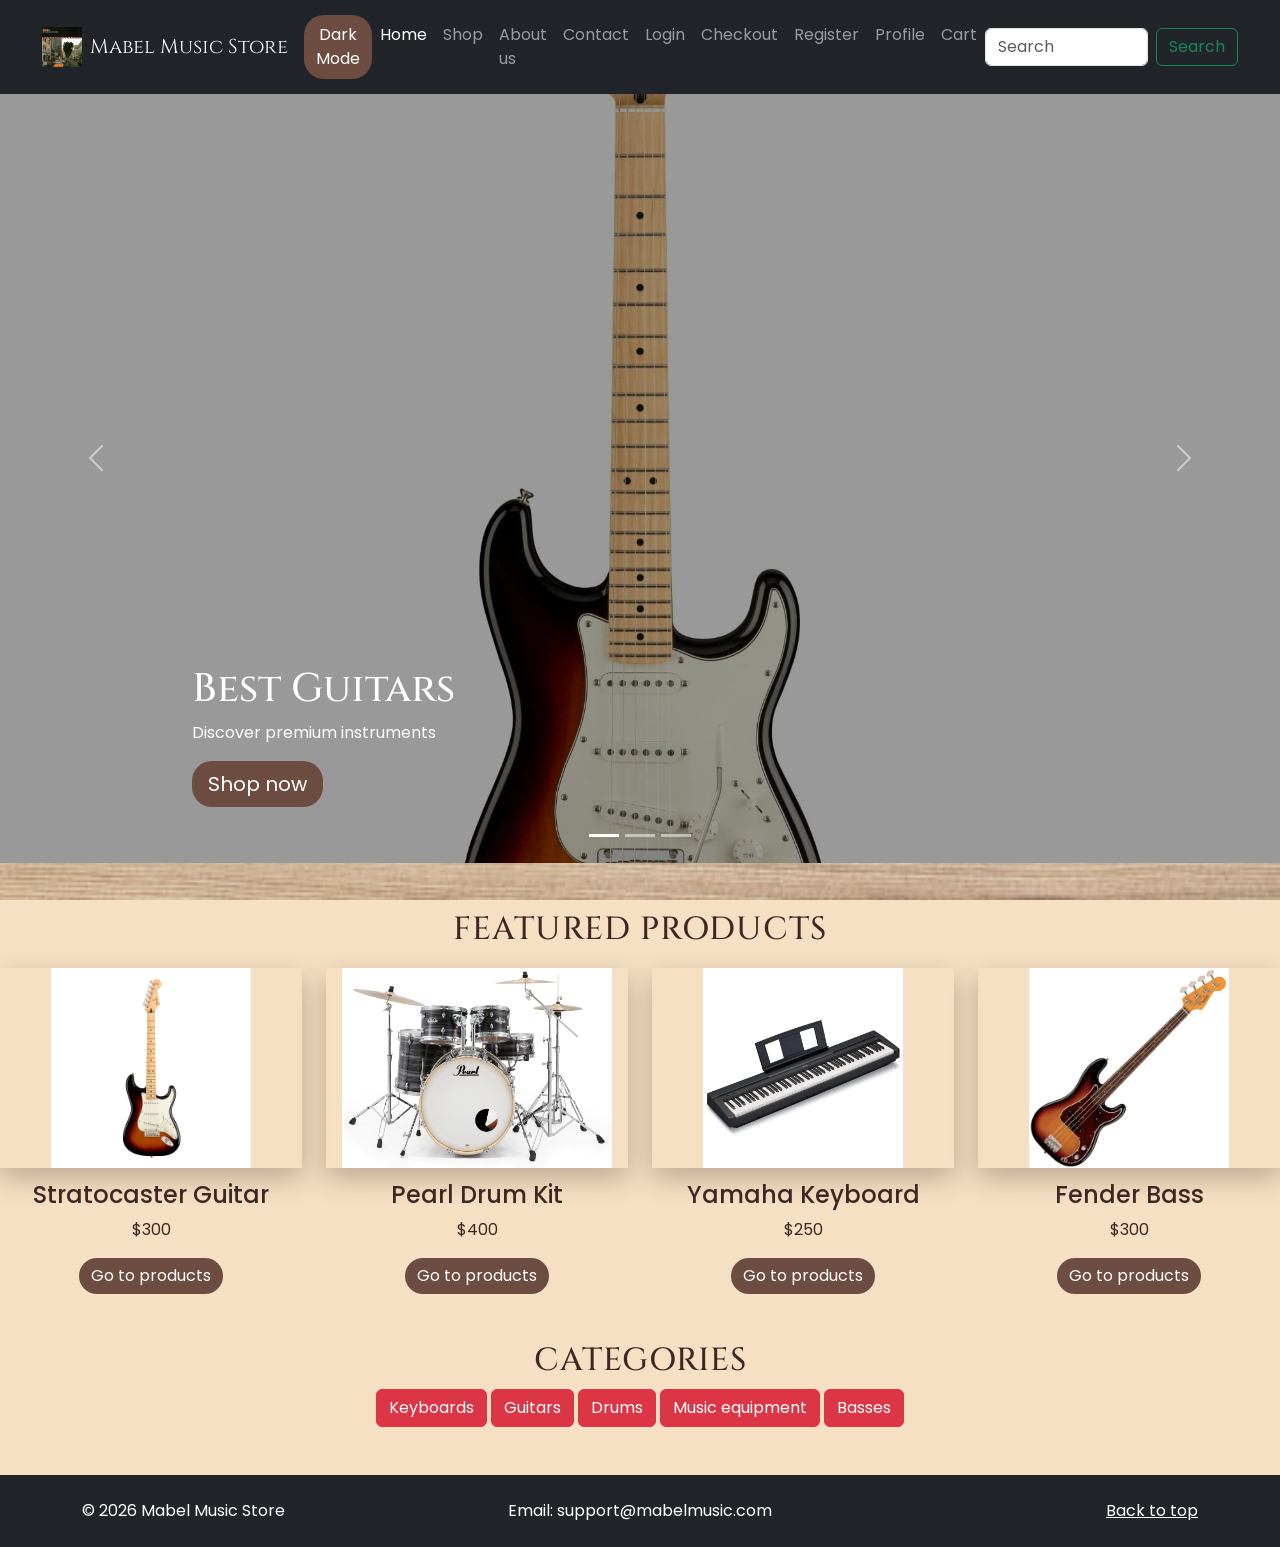
<file: Index.html>
<!doctype html>
<html lang="en">
<head>
  <meta charset="utf-8">
  <meta name="viewport" content="width=device-width, initial-scale=1">    
  <title>Mabel Music Store</title>
  <link href="https://fonts.googleapis.com/css2?family=Cinzel:wght@600&family=Poppins:wght@300;400&display=swap" rel="stylesheet"> 
  <link href="https://cdn.jsdelivr.net/npm/bootstrap@5.3.0/dist/css/bootstrap.min.css" rel="stylesheet">
  <link href="Styles.CSS" rel="stylesheet">
</head>
<body>
   <div class ="topbar">
        <p>Mabel Music Store</p>
        <p>Contact: +1 514-3002</p>
    </div>
<header>
  <nav class="navbar navbar-expand-md navbar-dark fixed-top bg-dark">
    <div class="container-fluid">
      <a class="navbar-brand d-flex align-items-center" href="#">
        <img src="images/Logo.jpg" alt="Logo" height="40" class="me-2"> Mabel Music Store </a>
      <button class="navbar-toggler" type="button" data-bs-toggle="collapse" data-bs-target="#navbarCollapse">
        <span class="navbar-toggler-icon"></span>
      </button>

      <div class="collapse navbar-collapse" id="navbarCollapse">
        <ul class="navbar-nav me-auto">
            <button onclick="Darkmode()" class="btn btn-secondary">
            Dark Mode
            </button>
          <li class="nav-item"><a class="nav-link active" href="#">Home</a></li>
          <li class="nav-item"><a class="nav-link" href="products.html">Shop</a></li>
          <li class="nav-item"><a class="nav-link" href="about.html">About us</a></li>
          <li class="nav-item"><a class="nav-link" href="contact.html">Contact</a></li>
          <li class="nav-item"><a class="nav-link" href="Login.html">Login</a></li>
          <li class="nav-item"><a class="nav-link" href="Checkout.html">Checkout</a></li>
          <li class="nav-item"><a class="nav-link" href="Register.html">Register</a></li>
          <li class="nav-item"><a class="nav-link" href="Profile.html">Profile</a></li>
          <li class="nav-item"><a class="nav-link" href="Cart.html">Cart</a></li>
        </ul>
        <form class="d-flex">
          <input class="form-control me-2" type="search" placeholder="Search">
          <button class="btn btn-outline-success">Search</button>
        </form>
      </div>
    </div>
  </nav>
</header>

<main>
<div id="myCarousel" class="carousel slide" data-bs-ride="carousel">
  <div class="carousel-indicators">
    <button type="button" data-bs-target="#myCarousel" data-bs-slide-to="0" class="active"></button>
    <button type="button" data-bs-target="#myCarousel" data-bs-slide-to="1"></button>
    <button type="button" data-bs-target="#myCarousel" data-bs-slide-to="2"></button>
  </div>
  <div class="carousel-inner">
    <div class="carousel-item active">
      <img src="images/Stratocaster.jpg" class="d-block w-100">
      <div class="container">
        <div class="carousel-caption text-start">
          <h1>Best Guitars</h1>
          <p>Discover premium instruments</p>
          <p><a class="btn btn-lg btn-primary" href="products.html">Shop now</a></p>
        </div>
      </div>
    </div>
    <div class="carousel-item">
      <img src="images/Pearl.jpg" class="d-block w-100">
      <div class="container">
        <div class="carousel-caption">
          <h1>Drum Kits</h1>
          <p>Feel the rhythm</p>
          <p><a class="btn btn-lg btn-primary" href="products.html">Shop now</a></p>
        </div>
      </div>
    </div>
    <div class="carousel-item">
      <img src="images/RolandKeys.jpg" class="d-block w-100">
      <div class="container">
        <div class="carousel-caption text-end">
          <h1>Keyboards</h1>
          <p>Create your sound</p>
          <p><a class="btn btn-lg btn-primary" href="products.html">Shop now</a></p>
        </div>
      </div>
    </div>
  </div>
  <button class="carousel-control-prev" type="button" data-bs-target="#myCarousel" data-bs-slide="prev">
    <span class="carousel-control-prev-icon"></span>
  </button>
  <button class="carousel-control-next" type="button" data-bs-target="#myCarousel" data-bs-slide="next">
    <span class="carousel-control-next-icon"></span>
  </button>
</div>
<h2 class="text-center mt-5">Featured Products</h2>

<div class="row text-center mt-4">

  <div class="col-md-3">
    <img src="images/Stratocaster.jpg" class="card-img-top mb-2">
    <h4>Stratocaster Guitar</h4>
    <p>$300</p>
    <a class="btn btn-secondary" href="products.html">Go to products</a>
  </div>
  <div class="col-md-3">
    <img src="images/Pearl.jpg" class="card-img-top mb-2">
    <h4>Pearl Drum Kit</h4>
    <p>$400</p>
    <a class="btn btn-secondary" href="products.html">Go to products</a>
  </div>
  <div class="col-md-3">
    <img src="images/Yamaha keys.jpg" class="card-img-top mb-2">
    <h4>Yamaha Keyboard</h4>
    <p>$250</p>
    <a class="btn btn-secondary" href="products.html">Go to products</a>
  </div>
  <div class="col-md-3">
    <img src="images/Fender.jpg" class="card-img-top mb-2">
    <h4>Fender Bass</h4>
    <p>$300</p>
    <a class="btn btn-secondary" href="products.html">Go to products</a>
  </div>
</div>
<h2 class="text-center mt-5">Categories</h2>

<div class="text-center mb-3">
  <button class="btn btn-danger" onclick="filterProducts('Keyboards')">Keyboards</button>
  <button class="btn btn-danger" onclick="filterProducts('guitar')">Guitars</button>
  <button class="btn btn-danger" onclick="filterProducts('drums')">Drums</button>
  <button class="btn btn-danger" onclick="filterProducts('Music equipment')">Music equipment</button>
  <button class="btn btn-danger" onclick="filterProducts('Basses')">Basses</button>
</div>
<footer class="bg-dark text-white mt-5 py-4">
  <div class="container">
    <div class="row align-items-center">
      <div class="col-md-4 text-start">
        <p class="mb-0">© 2026 Mabel Music Store</p>
      </div>
      <div class="col-md-4 text-center">
        <p class="mb-0">Email: support@mabelmusic.com</p>
      </div>
      <div class="col-md-4 text-end">
        <a href="#" class="text-white">Back to top</a>
      </div>
    </div>
  </div>
</footer>
</main>
<script src="Js/Index.js"></script>
<script src="https://cdn.jsdelivr.net/npm/bootstrap@5.3.0/dist/js/bootstrap.bundle.min.js"></script>
</body>
</html>
</file>
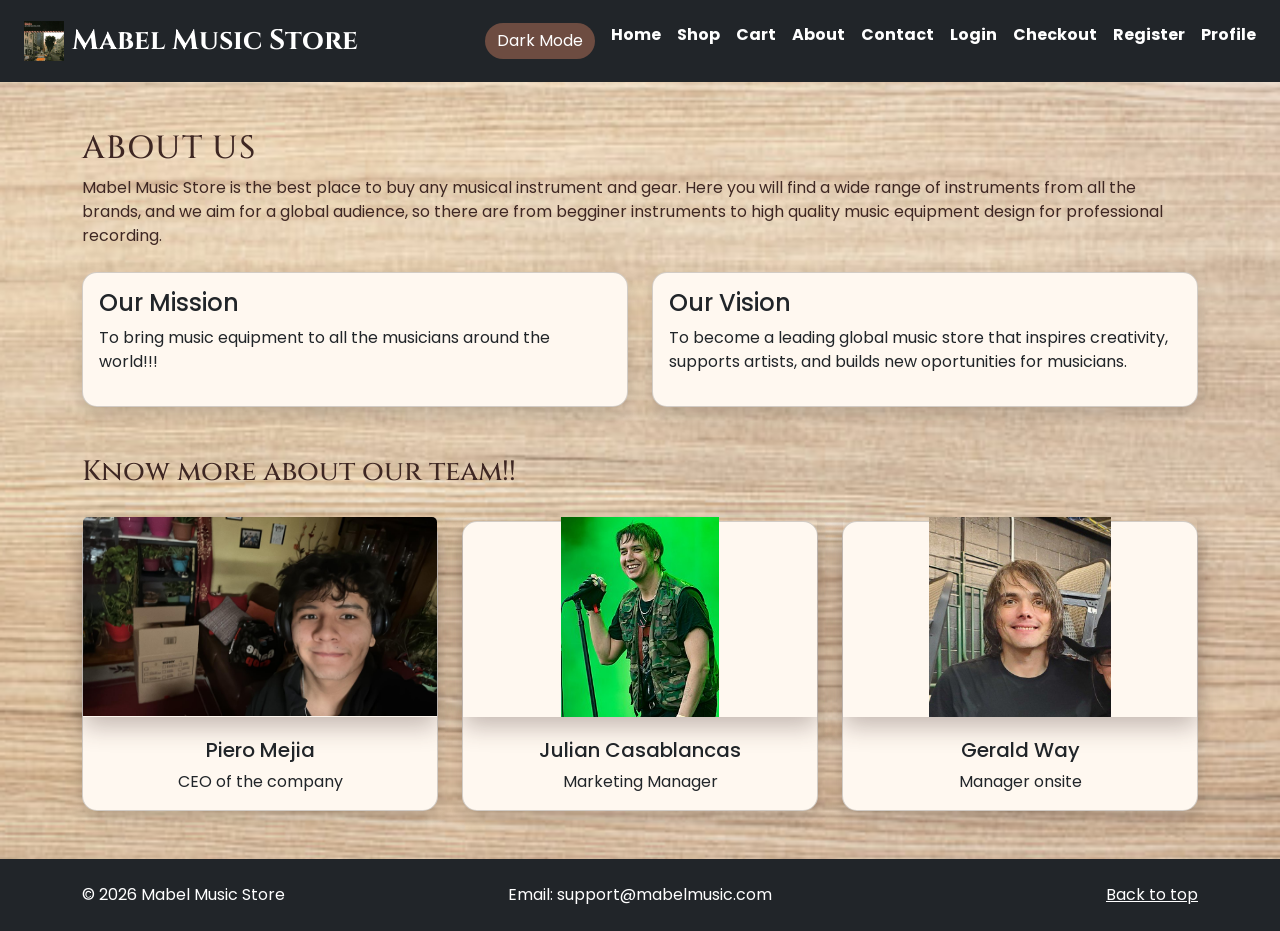
<file: About.html>
<!DOCTYPE html>
<html lang="en">
<head>
    <meta charset="UTF-8">
    <meta name="viewport" content="width=device-width, initial-scale=1">
    <title>Mabel Music Store - About</title>
    <link href="https://fonts.googleapis.com/css2?family=Cinzel:wght@600&family=Poppins:wght@300;400&display=swap" rel="stylesheet">
    <link href="https://cdn.jsdelivr.net/npm/bootstrap@5.3.8/dist/css/bootstrap.min.css" rel="stylesheet">
    <link rel="stylesheet" href="Styles.CSS">
</head>
<body>

<header>
   <nav class="navbar bg-dark px-4">
        <a class="navbar-brand d-flex align-items-center logo-text" href="index.html">
        <img src="images/Logo.jpg" alt="Logo" class="logo-img me-2"> Mabel Music Store</a>
        <ul class="menu d-flex gap-3 list-unstyled m-0">
            <button onclick="Darkmode()" class="btn btn-secondary">
            Dark Mode
            </button>
            <li><a href="index.html">Home</a></li>
            <li><a href="products.html">Shop</a></li>
            <li><a href="Cart.html" >Cart</a></li>
            <li><a href="about.html">About</a></li>
            <li><a href="contact.html">Contact</a></li>
            <li><a href="Login.html">Login</a></li>
            <li><a href="Checkout.html">Checkout</a></li>
            <li><a href="Register.html">Register</a></li>
            <li><a href="Profile.html">Profile</a></li>
        </ul>
    </nav>
</header>

<div class="container mt-5">

    <h2>About Us</h2>
    <p>
        Mabel Music Store is the best place to buy any musical instrument and gear.
        Here you will find a wide range of instruments from all the brands, and we aim for 
        a global audience, so there are from begginer instruments to high quality music equipment
        design for professional recording.
    </p>

    <div class="row mt-4">
        <div class="col-md-6">
            <div class="card p-3 shadow">
                <h4>Our Mission</h4>
                <p>
                    To bring music equipment to all the musicians around the world!!!
                </p>
            </div>
        </div>
        <div class="col-md-6">
            <div class="card p-3 shadow">
                <h4>Our Vision</h4>
                <p>
                    To become a leading global music store that inspires creativity,
                    supports artists, and builds new oportunities for musicians.
                </p>
            </div>
        </div>
    </div>

    <h3 class="mt-5"> Know more about our team!!</h3>
    <div class="row g-4 mt-2">
        <div class="col-md-4">
            <div class="card h-100 shadow text-center">
                <img src="images/Piero.jpg" class="card-img-top">
                <div class="card-body">
                    <h5 class="card-title">Piero Mejia</h5>
                    <p class="card-text">CEO of the company</p>
                </div>
            </div>
        </div>
        <div class="col-md-4">
            <div class="card h-100 shadow text-center">
                <img src="images/Julian_Casablancas_Berlin_2022.jpg" class="card-img-top">
                <div class="card-body">
                    <h5 class="card-title">Julian Casablancas</h5>
                    <p class="card-text">Marketing Manager</p>
                </div>
            </div>
        </div>
        <div class="col-md-4">
            <div class="card h-100 shadow text-center">
                <img src="images/Gerard_way_2022.jpg" class="card-img-top">
                <div class="card-body">
                    <h5 class="card-title">Gerald Way</h5>
                    <p class="card-text">Manager onsite</p>
                </div>
            </div>
        </div>
    </div>
</div>
<script src="Js/about.js"></script>
<footer class="bg-dark text-white mt-5 py-4">
  <div class="container">
    <div class="row align-items-center">
      <div class="col-md-4 text-start">
        <p class="mb-0">© 2026 Mabel Music Store</p>
      </div>
      <div class="col-md-4 text-center">
        <p class="mb-0">Email: support@mabelmusic.com</p>
      </div>
      <div class="col-md-4 text-end">
        <a href="#" class="text-white">Back to top</a>
      </div>
    </div>
  </div>
</footer>
</body>
</html>
</file>
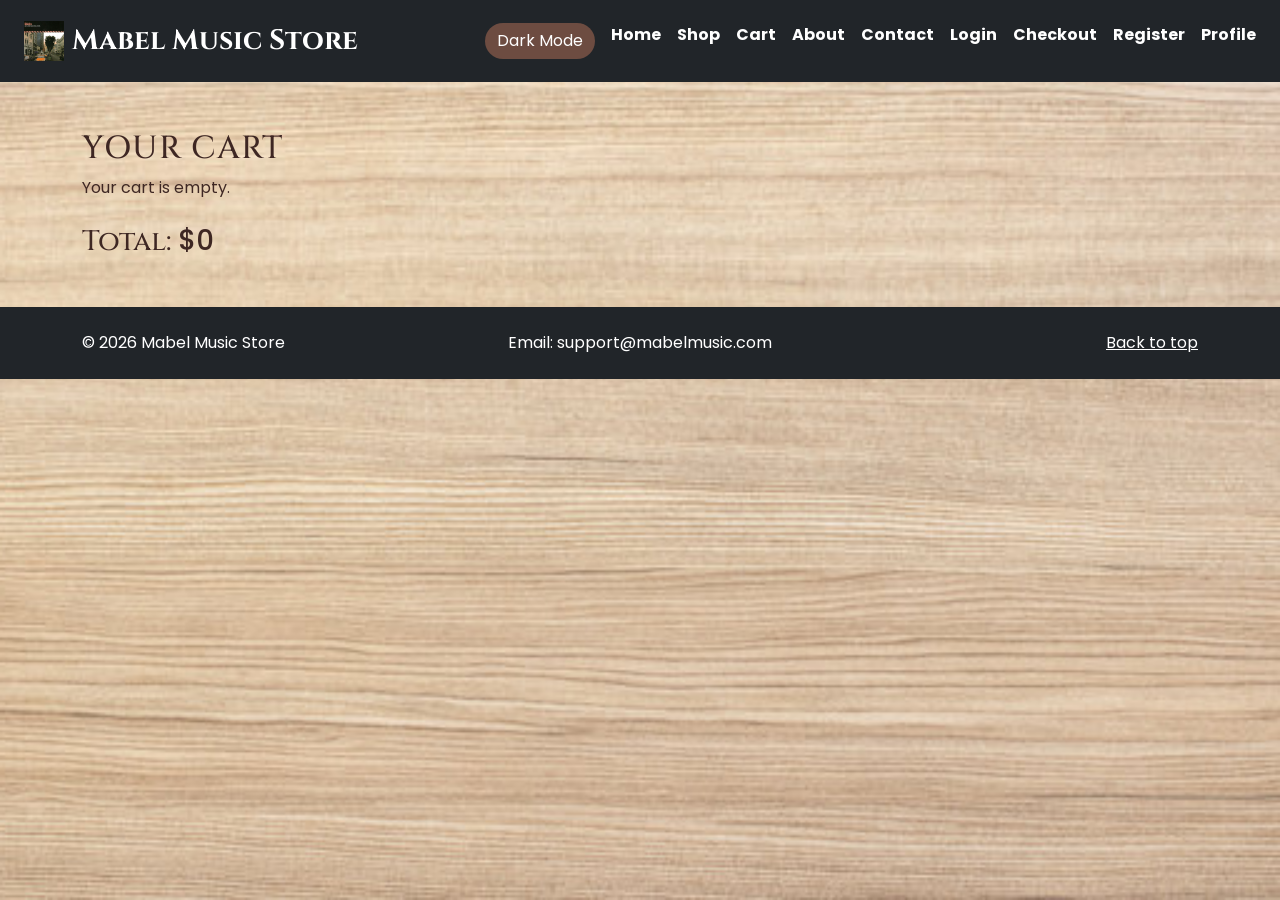
<file: Cart.html>
<!DOCTYPE html>
<html lang="en">
<head>
    <meta charset="UTF-8">
    <meta name="viewport" content="width=device-width, initial-scale=1">
    <title>Mabel Music Store - Cart</title>
    <link href="https://fonts.googleapis.com/css2?family=Cinzel:wght@600&family=Poppins:wght@300;400&display=swap" rel="stylesheet">
    <link href="https://cdn.jsdelivr.net/npm/bootstrap@5.3.8/dist/css/bootstrap.min.css" rel="stylesheet">
    <link rel="stylesheet" href="Styles.CSS">
</head>
<body>
<header>
    <nav class="navbar bg-dark px-4">
        <a class="navbar-brand d-flex align-items-center logo-text" href="index.html">
        <img src="images/Logo.jpg" alt="Logo" class="logo-img me-2"> Mabel Music Store</a>
        <ul class="menu d-flex gap-3 list-unstyled m-0">
            <button onclick="Darkmode()" class="btn btn-secondary">
            Dark Mode
            </button>
            <li><a href="index.html">Home</a></li>
            <li><a href="products.html">Shop</a></li>
            <li><a href="Cart.html" >Cart</a></li>
            <li><a href="about.html">About</a></li>
            <li><a href="contact.html">Contact</a></li>
            <li><a href="Login.html">Login</a></li>
            <li><a href="Checkout.html">Checkout</a></li>
            <li><a href="Register.html">Register</a></li>
            <li><a href="Profile.html">Profile</a></li>
        </ul>
    </nav>
</header>
<div class="container mt-5">
    <h2>Your Cart</h2>
    <div id="cart"></div>

    <h3 class="mt-4">Total: <span id="total"></span></h3>
</div>
<script src="Js/Cart.js"></script>
<footer class="bg-dark text-white mt-5 py-4">
  <div class="container">
    <div class="row align-items-center">
      <div class="col-md-4 text-start">
        <p class="mb-0">© 2026 Mabel Music Store</p>
      </div>
      <div class="col-md-4 text-center">
        <p class="mb-0">Email: support@mabelmusic.com</p>
      </div>
      <div class="col-md-4 text-end">
        <a href="#" class="text-white">Back to top</a>
      </div>
    </div>
  </div>
</footer>
</body>
</html>
</file>
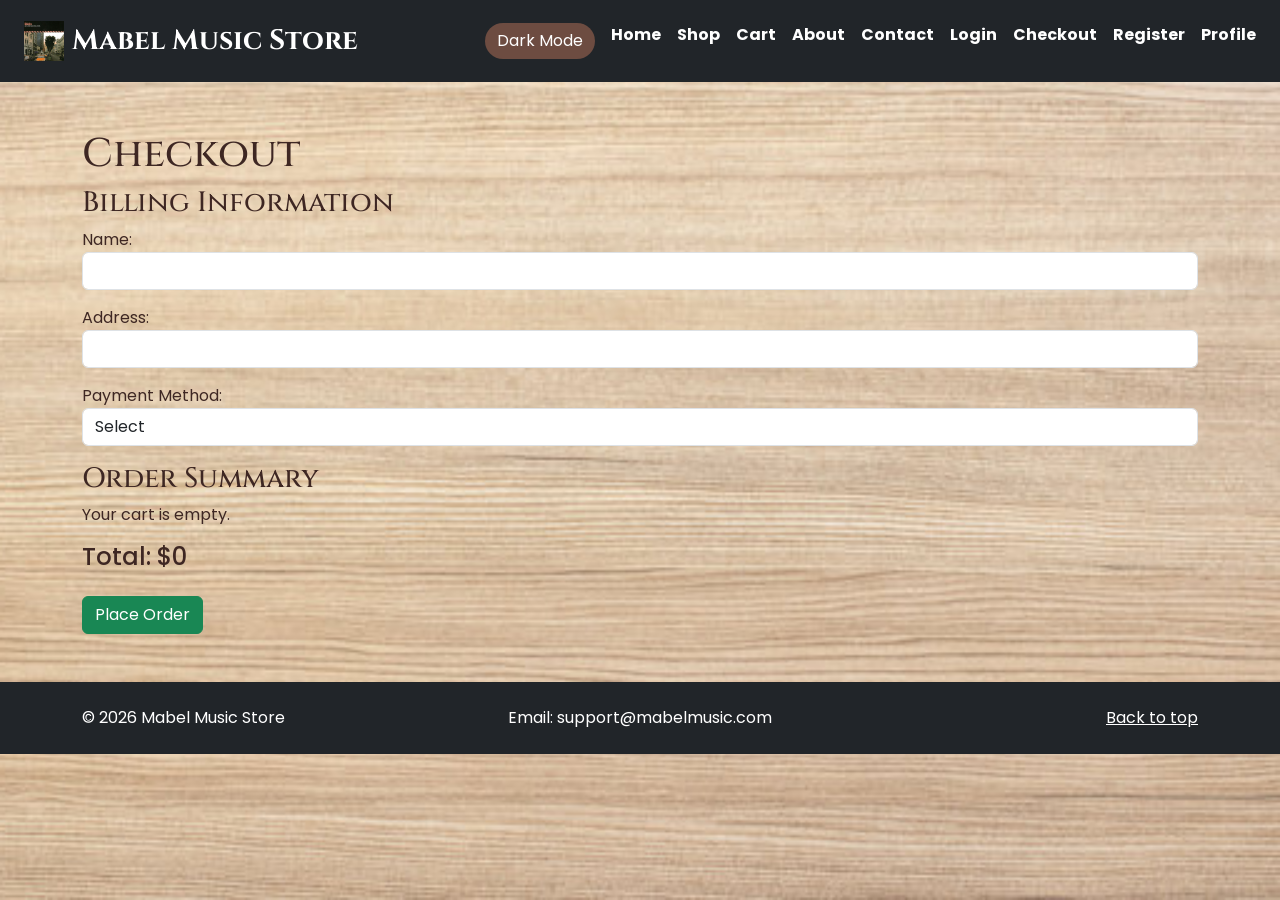
<file: Checkout.html>
<!DOCTYPE html>
<html lang="en">
<head>
    <meta charset="UTF-8">
    <meta name="viewport" content="width=device-width, initial-scale=1">
    <title>Mabel Music Store - Checkout</title>
    <link href="https://fonts.googleapis.com/css2?family=Cinzel:wght@600&family=Poppins:wght@300;400&display=swap" rel="stylesheet">
    <link href="https://cdn.jsdelivr.net/npm/bootstrap@5.3.8/dist/css/bootstrap.min.css" rel="stylesheet">
    <link rel="stylesheet" href="Styles.CSS">
</head>
<body>
<header>
    <nav class="navbar bg-dark px-4">
        <a class="navbar-brand d-flex align-items-center logo-text" href="index.html">
        <img src="images/Logo.jpg" alt="Logo" class="logo-img me-2"> Mabel Music Store</a>
        <ul class="menu d-flex gap-3 list-unstyled m-0">
            <button onclick="Darkmode()" class="btn btn-secondary">
            Dark Mode
            </button>
            <li><a href="index.html">Home</a></li>
            <li><a href="products.html">Shop</a></li>
            <li><a href="Cart.html" >Cart</a></li>
            <li><a href="about.html">About</a></li>
            <li><a href="contact.html">Contact</a></li>
            <li><a href="Login.html">Login</a></li>
            <li><a href="Checkout.html">Checkout</a></li>
            <li><a href="Register.html">Register</a></li>
            <li><a href="Profile.html">Profile</a></li>
        </ul>
    </nav>
</header>

<div class="container mt-5">
    <h1>Checkout</h1>
    <h3>Billing Information</h3>
    <label>Name:</label>
    <input type="text" id="name" class="form-control mb-3">
    <label>Address:</label>
    <input type="text" id="address" class="form-control mb-3">
    <label>Payment Method:</label>
    <select id="payment" class="form-control mb-3">
        <option value="">Select</option>
        <option>Credit Card</option>
        <option>Debit Card</option>
    </select>
    <h3>Order Summary</h3>
    <div id="summary"></div>
    <h4>Total: <span id="total"></span></h4>
    <button class="btn btn-success mt-3" onclick="placeOrder()">Place Order</button>
</div>

<script src="Js/checkout.js"></script>
</body>
<footer class="bg-dark text-white mt-5 py-4">
  <div class="container">
    <div class="row align-items-center">
      <div class="col-md-4 text-start">
        <p class="mb-0">© 2026 Mabel Music Store</p>
      </div>
      <div class="col-md-4 text-center">
        <p class="mb-0">Email: support@mabelmusic.com</p>
      </div>
      <div class="col-md-4 text-end">
        <a href="#" class="text-white">Back to top</a>
      </div>
    </div>
  </div>
</footer>
</html>
</file>
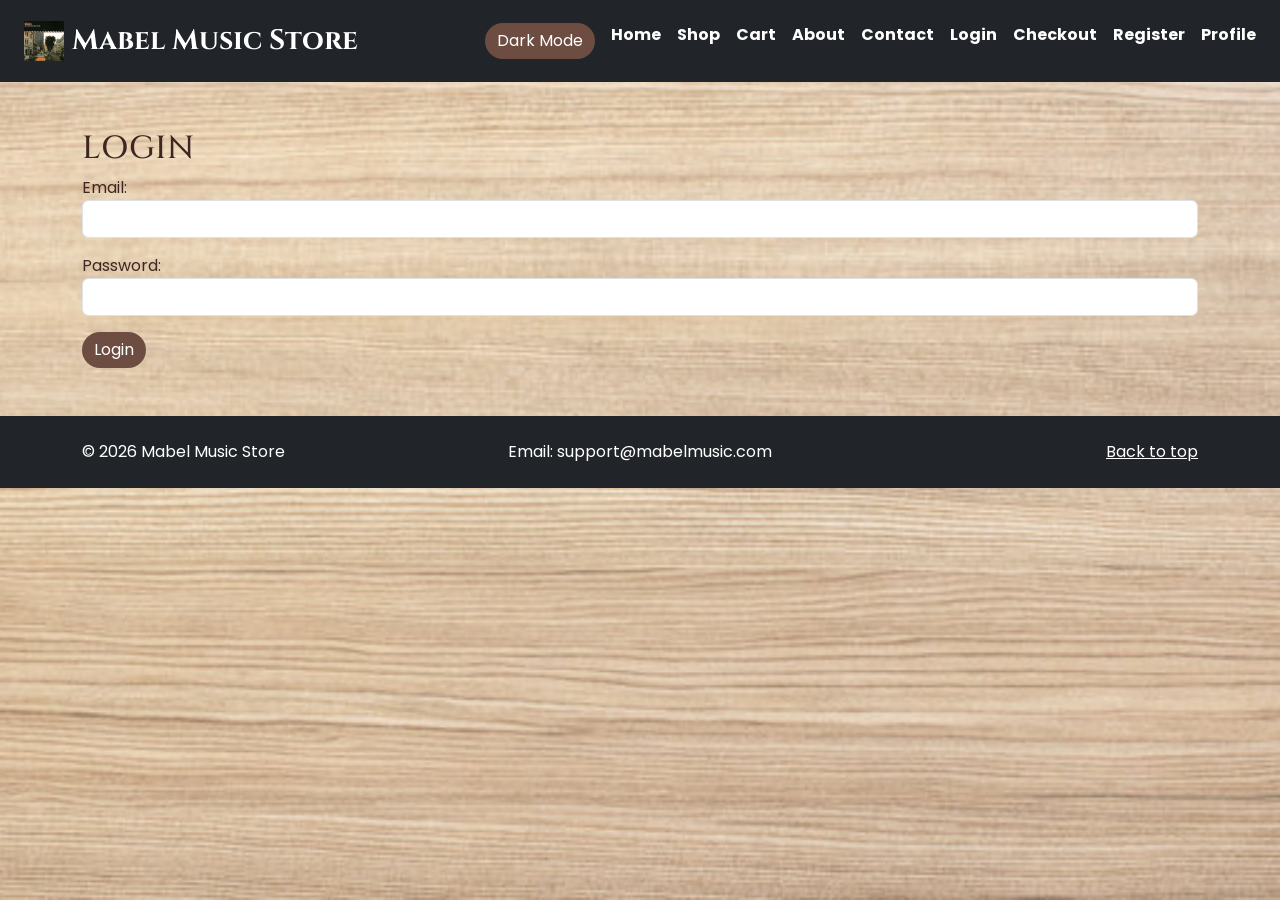
<file: Login.html>
<!DOCTYPE html>
<html lang="en">
<head>
    <meta charset="UTF-8">
    <meta name="viewport" content="width=device-width, initial-scale=1">
    <title>Mabel Music Store - Login</title>
    <link href="https://fonts.googleapis.com/css2?family=Cinzel:wght@600&family=Poppins:wght@300;400&display=swap" rel="stylesheet">
    <link href="https://cdn.jsdelivr.net/npm/bootstrap@5.3.8/dist/css/bootstrap.min.css" rel="stylesheet">
    <link rel="stylesheet" href="Styles.CSS">
</head>
<body>
<header>
    <nav class="navbar bg-dark px-4">
        <a class="navbar-brand d-flex align-items-center logo-text" href="index.html">
        <img src="images/Logo.jpg" alt="Logo" class="logo-img me-2"> Mabel Music Store</a>
        <ul class="menu d-flex gap-3 list-unstyled m-0">
            <button onclick="Darkmode()" class="btn btn-secondary">
            Dark Mode
            </button>
            <li><a href="index.html">Home</a></li>
            <li><a href="products.html">Shop</a></li>
            <li><a href="Cart.html" >Cart</a></li>
            <li><a href="about.html">About</a></li>
            <li><a href="contact.html">Contact</a></li>
            <li><a href="Login.html">Login</a></li>
            <li><a href="Checkout.html">Checkout</a></li>
            <li><a href="Register.html">Register</a></li>
            <li><a href="Profile.html">Profile</a></li>
        </ul>
    </nav>
</header>
<div class="container mt-5">
    <h2>Login</h2>
    <label>Email:</label>
    <input type="email" id="email" class="form-control mb-3">
    <label>Password:</label>
    <input type="password" id="password" class="form-control mb-3">
    <button class="btn btn-primary" onclick="login()">Login</button>
</div>
<script src="Js/login.js"></script>
<footer class="bg-dark text-white mt-5 py-4">
  <div class="container">
    <div class="row align-items-center">
      <div class="col-md-4 text-start">
        <p class="mb-0">© 2026 Mabel Music Store</p>
      </div>
      <div class="col-md-4 text-center">
        <p class="mb-0">Email: support@mabelmusic.com</p>
      </div>
      <div class="col-md-4 text-end">
        <a href="#" class="text-white">Back to top</a>
      </div>
    </div>
  </div>
</footer>
</body>
</html>
</file>
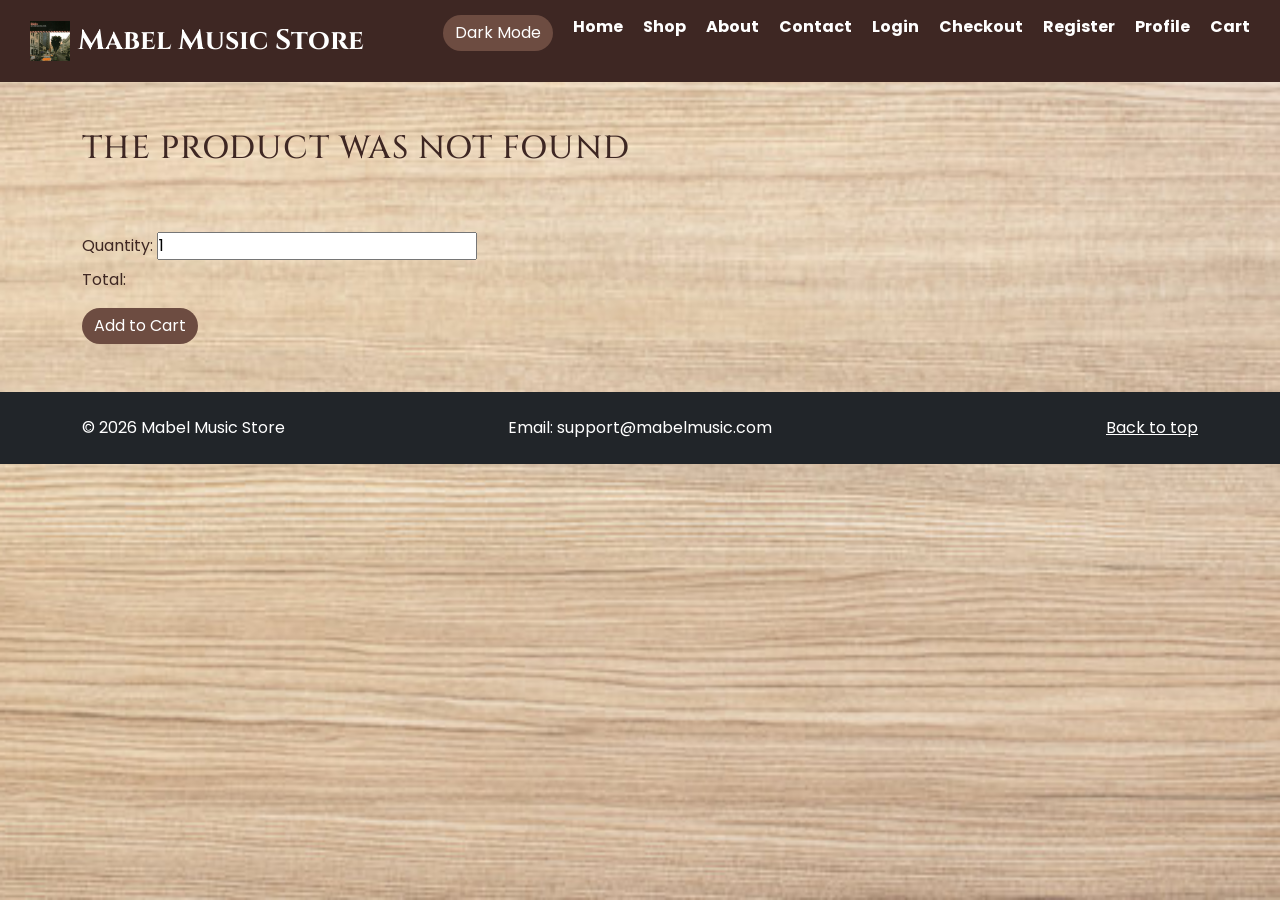
<file: Product-Details.html>
<!DOCTYPE html>
<html lang="en">
<head>
    <meta charset="UTF-8">
    <meta name="viewport" content="width=device-width, initial-scale=1">
    <title>Mabel Music Store - Product Details</title>
    <link href="https://fonts.googleapis.com/css2?family=Cinzel:wght@600&family=Poppins:wght@300;400&display=swap" rel="stylesheet">
    <link href="https://cdn.jsdelivr.net/npm/bootstrap@5.3.8/dist/css/bootstrap.min.css" rel="stylesheet">
    <link rel="stylesheet" href="Styles.CSS">
</head>
<body>

<header>
    <nav class="navbar">
        <a class="navbar-brand d-flex align-items-center logo-text" href="index.html">
        <img src="images/Logo.jpg" alt="Logo" class="logo-img me-2"> Mabel Music Store</a>
        <ul class="menu">
            <button onclick="Darkmode()" class="btn btn-secondary">
            Dark Mode
            </button>
            <li><a href="index.html">Home</a></li>
            <li><a href="products.html">Shop</a></li>
            <li><a href="about.html">About</a></li>
            <li><a href="contact.html">Contact</a></li>
            <li><a href="Login.html">Login</a></li>
            <li><a href="Checkout.html">Checkout</a></li>
            <li><a href="Register.html">Register</a></li>
            <li><a href="Profile.html">Profile</a></li>
            <li><a href="Cart.html">Cart</a></li>
        </ul>
    </nav>
</header>

<div class="container mt-5">
    <h2 id="name"></h2>
    <p id="price"></p>
    <p id="desc"></p>
    <img id="img" class="img-fluid rounded shadow" width="300">
    <br><br>
    <label>Quantity:</label>
    <input type="number" id="quantity" value = "1" min = "1">
    <p class="mt-2">Total: <span id="total"></span></p>
    <button class="btn btn-primary" onclick="addToCart()">Add to Cart</button>
</div>

<script src="Js/Products-details.js"></script>
<footer class="bg-dark text-white mt-5 py-4">
  <div class="container">
    <div class="row align-items-center">
      <div class="col-md-4 text-start">
        <p class="mb-0">© 2026 Mabel Music Store</p>
      </div>
      <div class="col-md-4 text-center">
        <p class="mb-0">Email: support@mabelmusic.com</p>
      </div>
      <div class="col-md-4 text-end">
        <a href="#" class="text-white">Back to top</a>
      </div>
    </div>
  </div>
</footer>
</body>
</html>
</file>
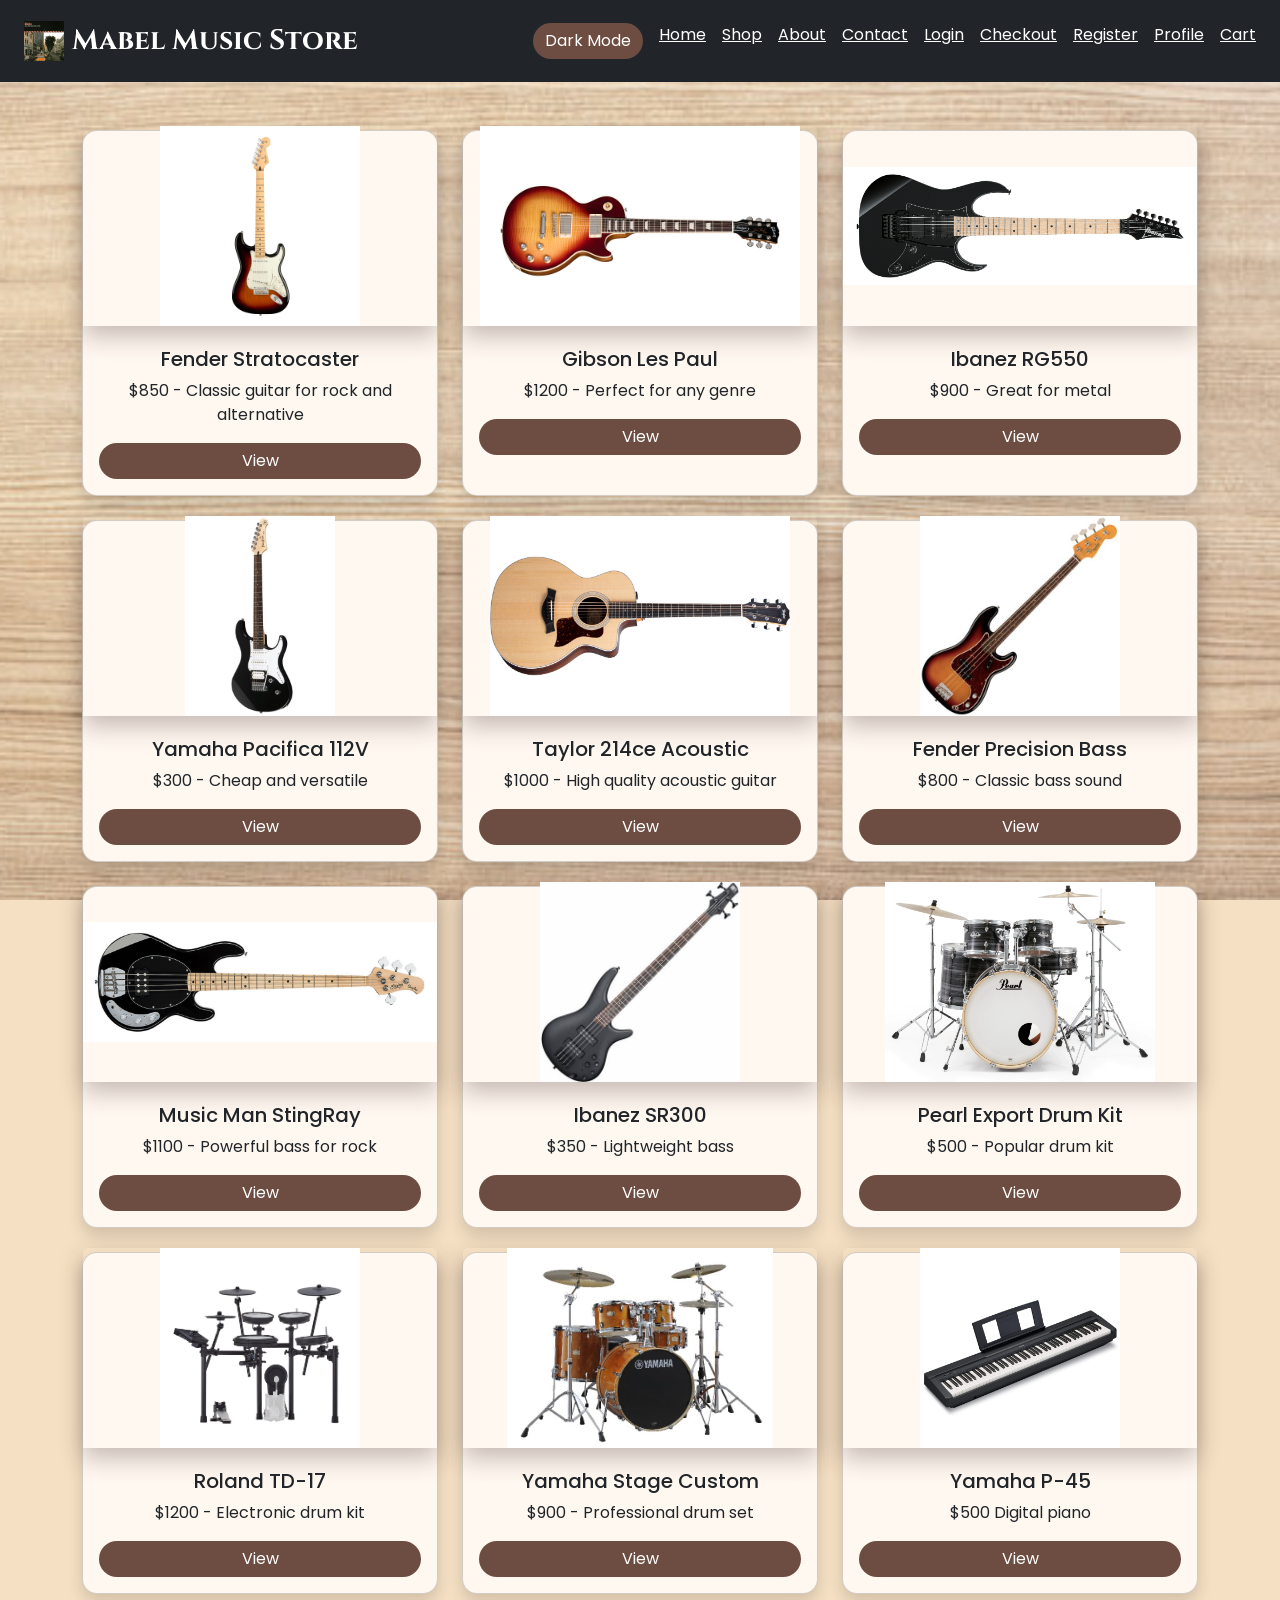
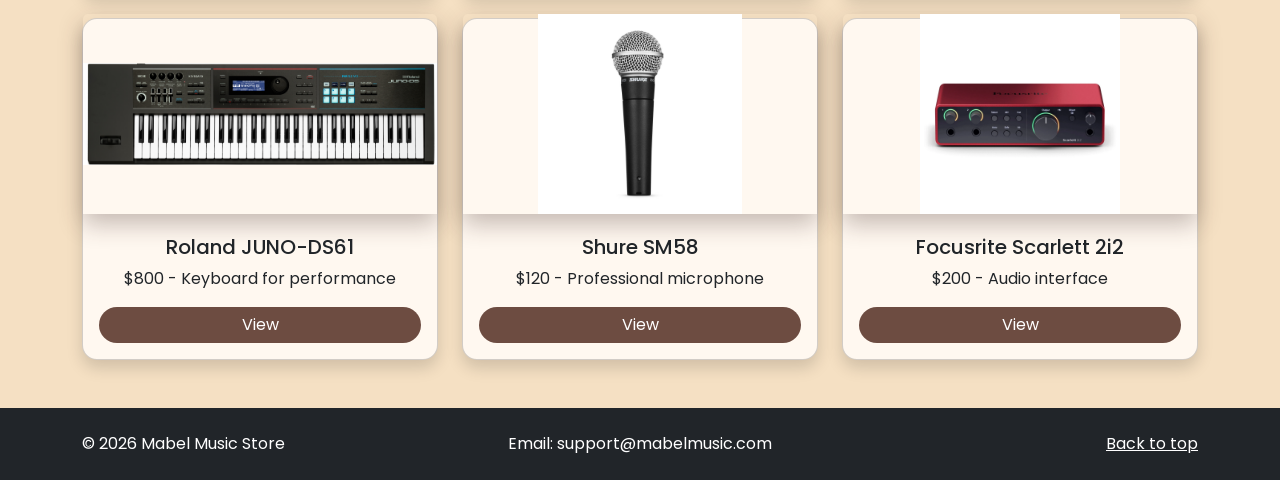
<file: Products.html>
<!DOCTYPE html>
<html lang="en">
    <head>
        <meta charset="UTF-8">
        <meta name="viewport" content="width=device-width, initial-scale=1">
        <title>
            Mabel Music Store Products
        </title>
        <link href="https://fonts.googleapis.com/css2?family=Cinzel:wght@600&family=Poppins:wght@300;400&display=swap" rel="stylesheet">
        <link href="https://cdn.jsdelivr.net/npm/bootstrap@5.3.8/dist/css/bootstrap.min.css" rel="stylesheet">
        <link rel="stylesheet" href="Styles.CSS">
    </head>
<body>
 <header>
  <nav class="navbar bg-dark px-4">
    <a class="navbar-brand d-flex align-items-center logo-text" href="index.html">
    <img src="images/Logo.jpg" alt="Logo" class="logo-img me-2"> Mabel Music Store</a>
    <ul class="d-flex gap-3 list-unstyled m-0">
        <button onclick="Darkmode()" class="btn btn-secondary">
            Dark Mode
        </button>
        <li><a href="index.html" class="text-white">Home</a></li>
        <li><a href="products.html" class="text-white">Shop</a></li>
        <li><a href="about.html" class="text-white">About</a></li>
        <li><a href="contact.html" class="text-white">Contact</a></li>
        <li><a href="login.html" class="text-white">Login</a></li>
        <li><a href="Checkout.html" class="text-white">Checkout</a></li>
        <li><a href="register.html" class="text-white">Register</a></li>
        <li><a href="profile.html" class="text-white">Profile</a></li>
        <li><a href="cart.html" class="text-white">Cart</a></li>
    </ul>
    </nav>
 </header>
    <div class="container mt-5">
    <div class="row g-4">
        <div class="col-md-4 d-flex">
            <div class="card h-100 shadow w-100">
                <img src="images/Stratocaster.jpg" class="card-img-top">
                <div class="card-body d-flex flex-column text-center">
                    <h5 class="card-title">Fender Stratocaster</h5>
                    <p class="card-text">$850 - Classic guitar for rock and alternative</p>
                    <a href="product-details.html?id=1" class="btn btn-primary">View</a>
                </div>
            </div>
        </div>
        <div class="col-md-4 d-flex">
            <div class="card h-100 shadow w-100">
                <img src="images/LesPaul (1).jpg" class="card-img-top">
                <div class="card-body d-flex flex-column text-center">
                    <h5 class="card-title">Gibson Les Paul</h5>
                    <p class="card-text">$1200 - Perfect for any genre</p>
                    <a href="product-details.html?id=2" class="btn btn-primary">View</a>
                </div>
            </div>
        </div>
        <div class="col-md-4 d-flex">
            <div class="card h-100 shadow w-100">
                <img src="images/Ibanez.jpg" class="card-img-top">
                <div class="card-body d-flex flex-column text-center">
                    <h5 class="card-title">Ibanez RG550</h5>
                    <p class="card-text">$900 - Great for metal</p>
                    <a href="product-details.html?id=3" class="btn btn-primary">View</a>
                </div>
            </div>
        </div>
        <div class="col-md-4 d-flex">
            <div class="card h-100 shadow w-100">
                <img src="images/Yamaha.jpg" class="card-img-top">
                <div class="card-body d-flex flex-column text-center">
                    <h5 class="card-title">Yamaha Pacifica 112V</h5>
                    <p class="card-text">$300 - Cheap and versatile</p>
                    <a href="product-details.html?id=4" class="btn btn-primary">View</a>
                </div>
            </div>
        </div>
        <div class="col-md-4 d-flex">
            <div class="card h-100 shadow w-100">
                <img src="images/Taylor.jpg" class="card-img-top">
                <div class="card-body d-flex flex-column text-center">
                    <h5 class="card-title">Taylor 214ce Acoustic</h5>
                    <p class="card-text">$1000 - High quality acoustic guitar</p>
                    <a href="product-details.html?id=5" class="btn btn-primary">View</a>
                </div>
            </div>
        </div>
        <div class="col-md-4 d-flex">
            <div class="card h-100 shadow w-100">
                <img src="images/Fender.jpg" class="card-img-top">
                <div class="card-body d-flex flex-column text-center">
                    <h5 class="card-title">Fender Precision Bass</h5>
                    <p class="card-text">$800 - Classic bass sound</p>
                    <a href="product-details.html?id=6" class="btn btn-primary">View</a>
                </div>
            </div>
        </div>
        <div class="col-md-4 d-flex">
            <div class="card h-100 shadow w-100">
                <img src="images/MusicMan.jpg" class="card-img-top">
                <div class="card-body d-flex flex-column text-center">
                    <h5 class="card-title">Music Man StingRay</h5>
                    <p class="card-text">$1100 - Powerful bass for rock</p>
                    <a href="product-details.html?id=7" class="btn btn-primary">View</a>
                </div>
            </div>
        </div>
        <div class="col-md-4 d-flex">
            <div class="card h-100 shadow w-100">
                <img src="images/Ibanezs bass.jpg" class="card-img-top">
                <div class="card-body d-flex flex-column text-center">
                    <h5 class="card-title">Ibanez SR300</h5>
                    <p class="card-text">$350 - Lightweight bass</p>
                    <a href="product-details.html?id=8" class="btn btn-primary">View</a>
                </div>
            </div>
        </div>
        <div class="col-md-4 d-flex">
            <div class="card h-100 shadow w-100">
                <img src="images/Pearl.jpg" class="card-img-top">
                <div class="card-body d-flex flex-column text-center">
                    <h5 class="card-title">Pearl Export Drum Kit</h5>
                    <p class="card-text">$500 - Popular drum kit</p>
                    <a href="product-details.html?id=9" class="btn btn-primary">View</a>
                </div>
            </div>
        </div>
        <div class="col-md-4 d-flex">
            <div class="card h-100 shadow w-100">
                <img src="images/Roland.jpg" class="card-img-top">
                <div class="card-body d-flex flex-column text-center">
                    <h5 class="card-title">Roland TD-17</h5>
                    <p class="card-text">$1200 - Electronic drum kit</p>
                    <a href="product-details.html?id=10" class="btn btn-primary">View</a>
                </div>
            </div>
        </div>
        <div class="col-md-4 d-flex">
            <div class="card h-100 shadow w-100">
                <img src="images/YamahaDrums.jpg" class="card-img-top">
                <div class="card-body d-flex flex-column text-center">
                    <h5 class="card-title">Yamaha Stage Custom</h5>
                    <p class="card-text">$900 - Professional drum set</p>
                    <a href="product-details.html?id=11" class="btn btn-primary">View</a>
                </div>
            </div>
        </div>
        <div class="col-md-4 d-flex">
            <div class="card h-100 shadow w-100">
                <img src="images/Yamaha keys.jpg" class="card-img-top">
                <div class="card-body d-flex flex-column text-center">
                    <h5 class="card-title">Yamaha P-45</h5>
                    <p class="card-text">$500 Digital piano</p>
                    <a href="product-details.html?id=12" class="btn btn-primary">View</a>
                </div>
            </div>
        </div>
        <div class="col-md-4 d-flex">
            <div class="card h-100 shadow w-100">
                <img src="images/RolandKeys.jpg" class="card-img-top">
                <div class="card-body d-flex flex-column text-center">
                    <h5 class="card-title">Roland JUNO-DS61</h5>
                    <p class="card-text">$800 - Keyboard for performance</p>
                    <a href="product-details.html?id=13" class="btn btn-primary">View</a>
                </div>
            </div>
        </div>
        <div class="col-md-4 d-flex">
            <div class="card h-100 shadow w-100">
                <img src="images/Shure.jpg" class="card-img-top">
                <div class="card-body d-flex flex-column text-center">
                    <h5 class="card-title">Shure SM58</h5>
                    <p class="card-text">$120 - Professional microphone</p>
                    <a href="product-details.html?id=14" class="btn btn-primary">View</a>
                </div>
            </div>
        </div>
        <div class="col-md-4 d-flex">
            <div class="card h-100 shadow w-100">
                <img src="images/Scarlet (4).jpg" class="card-img-top">
                <div class="card-body d-flex flex-column text-center">
                    <h5 class="card-title">Focusrite Scarlett 2i2</h5>
                    <p class="card-text">$200 - Audio interface</p>
                    <a href="product-details.html?id=15" class="btn btn-primary">View</a>
                </div>
            </div>
        </div>
    </div>
</div>
<footer class="bg-dark text-white mt-5 py-4">
  <div class="container">
    <div class="row align-items-center">
      <div class="col-md-4 text-start">
        <p class="mb-0">© 2026 Mabel Music Store</p>
      </div>
      <div class="col-md-4 text-center">
        <p class="mb-0">Email: support@mabelmusic.com</p>
      </div>
      <div class="col-md-4 text-end">
        <a href="#" class="text-white">Back to top</a>
      </div>
    </div>
  </div>
  <script src="Js/Products.js"></script>
</footer>
</body>
</html>
</file>
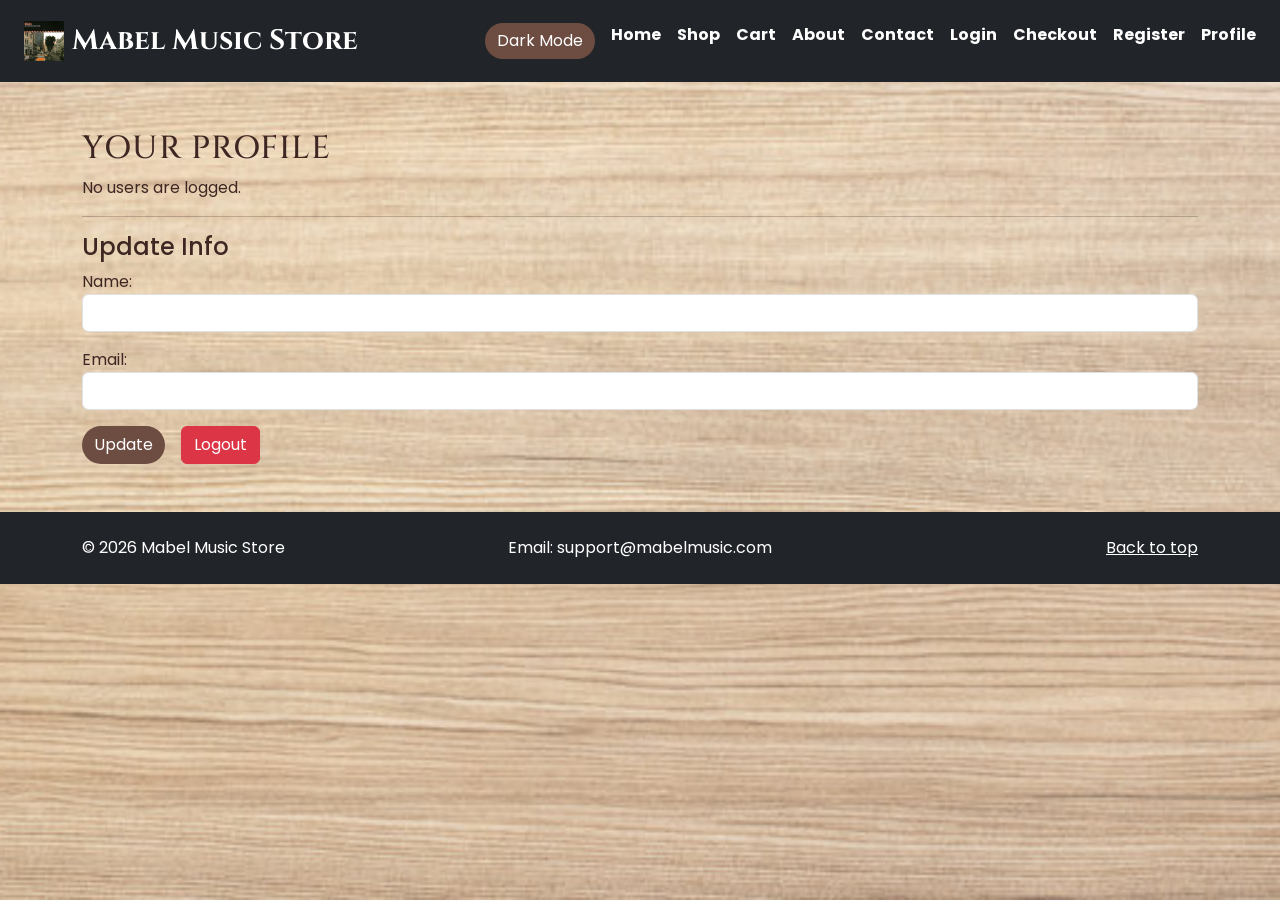
<file: Profile.html>
<!DOCTYPE html>
<html lang="en">
<head>
    <meta charset="UTF-8">
    <meta name="viewport" content="width=device-width, initial-scale=1">
    <title>Mabel Music Store - Profile</title>
    <link href="https://fonts.googleapis.com/css2?family=Cinzel:wght@600&family=Poppins:wght@300;400&display=swap" rel="stylesheet">
    <link href="https://cdn.jsdelivr.net/npm/bootstrap@5.3.8/dist/css/bootstrap.min.css" rel="stylesheet">
    <link rel="stylesheet" href="Styles.CSS">
</head>
<body>
<header>
    <nav class="navbar bg-dark px-4">
        <a class="navbar-brand d-flex align-items-center logo-text" href="index.html">
        <img src="images/Logo.jpg" alt="Logo" class="logo-img me-2"> Mabel Music Store</a>
        <ul class="menu d-flex gap-3 list-unstyled m-0">
            <button onclick="Darkmode()" class="btn btn-secondary">
            Dark Mode
            </button>
            <li><a href="index.html">Home</a></li>
            <li><a href="products.html">Shop</a></li>
            <li><a href="Cart.html" >Cart</a></li>
            <li><a href="about.html">About</a></li>
            <li><a href="contact.html">Contact</a></li>
            <li><a href="Login.html">Login</a></li>
            <li><a href="Checkout.html">Checkout</a></li>
            <li><a href="Register.html">Register</a></li>
            <li><a href="Profile.html">Profile</a></li>
        </ul>
    </nav>
</header>

<div class="container mt-5">
    <h2>Your Profile</h2>
    <div id="profile-info"></div>
    <hr>
    <h4>Update Info</h4>
    <label>Name:</label>
    <input type="text" id="name" class="form-control mb-3">
    <label>Email:</label>
    <input type="email" id="email" class="form-control mb-3">
    <div class="d-flex gap-3 mt-3">
     <button class="btn btn-primary" onclick="updateProfile()">Update</button>
     <button class="btn btn-danger" onclick="logout()">Logout</button>
    </div>
</div>

<script src="Js/Profile.js"></script>
<footer class="bg-dark text-white mt-5 py-4">
  <div class="container">
    <div class="row align-items-center">
      <div class="col-md-4 text-start">
        <p class="mb-0">© 2026 Mabel Music Store</p>
      </div>
      <div class="col-md-4 text-center">
        <p class="mb-0">Email: support@mabelmusic.com</p>
      </div>
      <div class="col-md-4 text-end">
        <a href="#" class="text-white">Back to top</a>
      </div>
    </div>
  </div>
</footer>
</body>
</html>
</file>
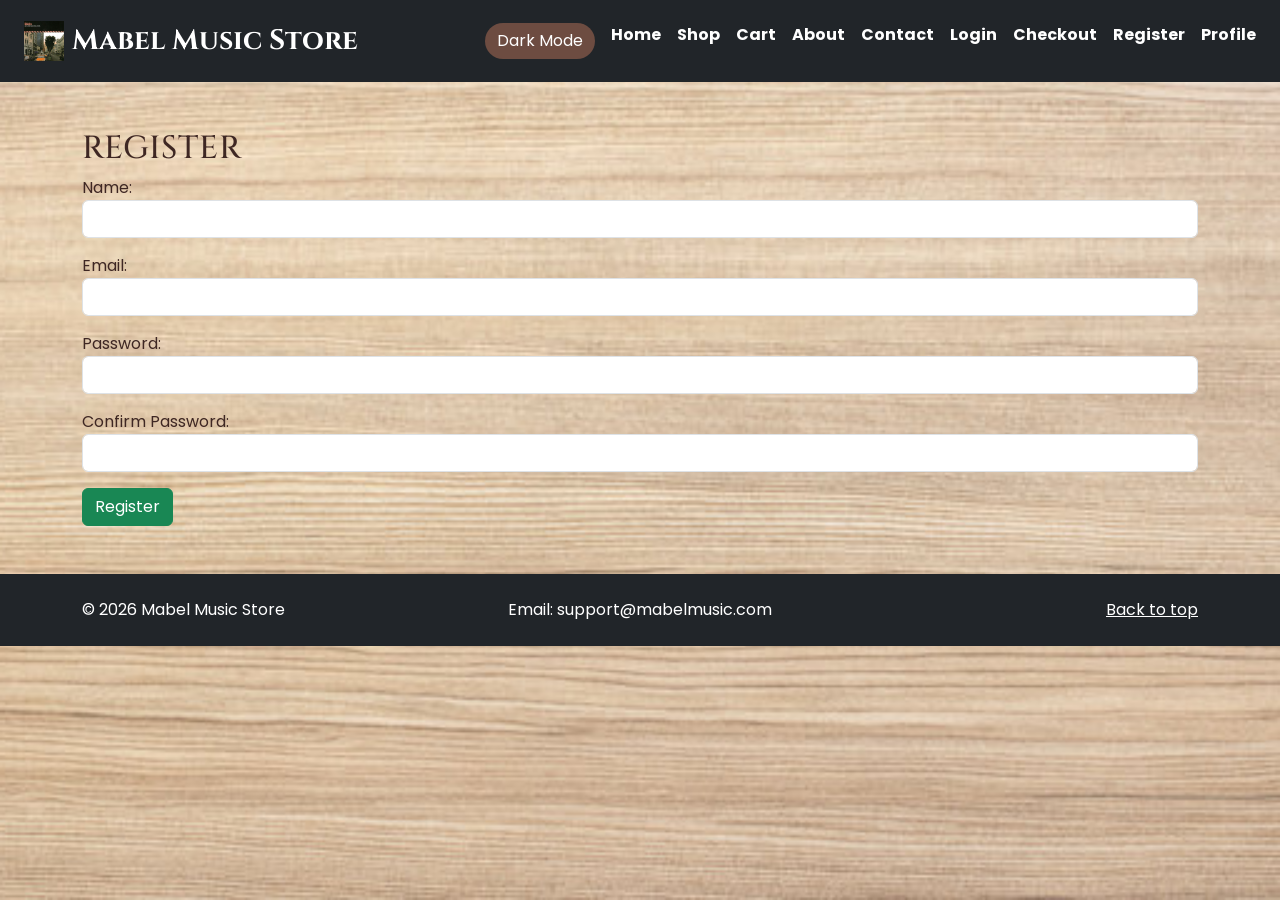
<file: Register.html>
<!DOCTYPE html>
<html lang="en">
<head>
    <meta charset="UTF-8">
    <meta name="viewport" content="width=device-width, initial-scale=1">
    <title>Mabel Music Store - Register</title>
    <link href="https://fonts.googleapis.com/css2?family=Cinzel:wght@600&family=Poppins:wght@300;400&display=swap" rel="stylesheet">
    <link href="https://cdn.jsdelivr.net/npm/bootstrap@5.3.8/dist/css/bootstrap.min.css" rel="stylesheet">
    <link rel="stylesheet" href="Styles.CSS">
</head>
<body>
<header>
    <nav class="navbar bg-dark px-4">
        <a class="navbar-brand d-flex align-items-center logo-text" href="index.html">
        <img src="images/Logo.jpg" alt="Logo" class="logo-img me-2"> Mabel Music Store</a>
        <ul class="menu d-flex gap-3 list-unstyled m-0">
           <button onclick="Darkmode()" class="btn btn-secondary">
            Dark Mode
            </button>
            <li><a href="index.html">Home</a></li>
            <li><a href="products.html">Shop</a></li>
            <li><a href="Cart.html" >Cart</a></li>
            <li><a href="about.html">About</a></li>
            <li><a href="contact.html">Contact</a></li>
            <li><a href="Login.html">Login</a></li>
            <li><a href="Checkout.html">Checkout</a></li>
            <li><a href="Register.html">Register</a></li>
            <li><a href="Profile.html">Profile</a></li>
        </ul>
    </nav>
</header>
<div class="container mt-5">
    <h2>Register</h2>
    <label>Name:</label>
    <input type="text" id="name" class="form-control mb-3">
    <label>Email:</label>
    <input type="email" id="email" class="form-control mb-3">
    <label>Password:</label>
    <input type="password" id="password" class="form-control mb-3">
    <label>Confirm Password:</label>
    <input type="password" id="confirmPassword" class="form-control mb-3">
    <button class="btn btn-success" onclick="register()">Register</button>
</div>
<script src="Js/Register.js"></script>
<footer class="bg-dark text-white mt-5 py-4">
  <div class="container">
    <div class="row align-items-center">
      <div class="col-md-4 text-start">
        <p class="mb-0">© 2026 Mabel Music Store</p>
      </div>
      <div class="col-md-4 text-center">
        <p class="mb-0">Email: support@mabelmusic.com</p>
      </div>
      <div class="col-md-4 text-end">
        <a href="#" class="text-white">Back to top</a>
      </div>
    </div>
  </div>
</footer>
</body>
</html>
</file>
<file: Styles.CSS>
* {
    margin: 0;
    padding: 0;
    box-sizing: border-box;
    font-family: 'Poppins', sans-serif;
}
body {
    font-family: 'Poppins', sans-serif;
    background-color: #F5E0C3;
    background-size: cover;
    background-position: center;
    background-attachment: fixed;
    color: #3E2723;
    background-image: url("images/Wood.jpg");
}
h1, h2, h3, .navbar-brand {
  font-family: 'Cinzel', serif;
}
.topbar {
    background: #3E2723;
    color: #F5E0C3;
    display: flex;
    justify-content:space-between;
    padding: 8px 20px;
    font-size: 14px;
}
.navbar {
    display: flex;
    justify-content: space-between;
    align-items: center;
    background: #3E2723;
    padding: 15px 30px;
}

.navbar h1 {
    background: #3E2723;
}
#logo {
    background-color: rgb(255, 255, 255);
    color: black;
    padding: 5px 10px;
    border-radius: 5px;
}
.menu {
    list-style: none;
    display: flex;
    gap: 20px;
}
.menu li a {
    text-decoration: none;
    color: white;
    font-weight: bold;
}
.menu li a:hover {
    color: #D4A373;
}

.hero {
    text-align: center;
    padding: 60px 20px;
    background: linear-gradient(to right, #212121, #2a2a2a);
    color: white;
}
h2 {
  letter-spacing: 1px;
  text-transform: uppercase;
}
.hero h2 {
    font-size: 32px;
}

.hero p {
    margin-top: 10px;
}

.hero button {
    margin-top: 15px;
    padding: 10px 20px;
    background: #e63946;
    border: none;
    color: white;
    border-radius: 5px;
    cursor: pointer;
}

.hero button:hover {
    background: #c01722;
}
.products {
    padding: 40px;
    background: #F5E0C3;
}
.products h2 {
    text-align: center;
    margin-bottom: 30px;
}
.Product-container {
    display: grid;
    grid-template-columns: repeat(auto-fit, minmax(250px, 1fr));
    gap: 20px;
}
.product {
    background: #fff8f0;
    padding: 60px 80px;
    border-radius: 12px;
    box-shadow: 0 4px 12px rgba(0,0,0,0.08);
    text-align: center;
    transition: all 0.3s ease;
}
.product:hover {
    transform: translateY(-8px);
    box-shadow: 0 12px 25px rgba(0,0,0,0.2);
}
.product img {
    width: 100%;
    border-radius: 10px;
    margin-bottom: 10px;
}
.product a {
    display: inline-block;
    margin-top: 10px;
    color: red;
    text-decoration: none;
    font-weight: bold;
}
.categories_bar {
    display: flex;
    justify-content: center;
    gap: 20px;
    padding: 20px;
    background: #F5E0C3;
    margin-top: 40px;
}
.categories_bar a {
    text-decoration: none;
    color: black;
    font-weight: bold;
}
.categories_bar a:hover {
    color: red;
}
.filter {
    text-align: center;
    padding: 20px;
}
.filter button {
    margin: 5px;
    padding: 8px 15px;
    border: none;
   background: #D4A373;
    color: #3E2723;
    border-radius: 5px;
    cursor: pointer;
}
.filter button:hover {
    background: #6D4C41;
    color: white;
}
a {
    transition: 0.2s;
}
a:hover {
    opacity: 0.7;
}
footer {
   background: #3E2723;
    color: #F5E0C3;
    text-align: center;
    padding: 30px;
    margin-top: 40px;
}
.carousel-item {
    height: 90vh;
}

.carousel-item img {
    height: 100%;
    object-fit: cover;
}
.carousel-item::before {
    content: "";
    position: absolute;
    inset: 0;
    background: rgba(0,0,0,0.4);
}
.card {
  height: 100%;
  border-radius: 15px;
  background-color: #fff8f0;
  transition: 0.3s
}
.card-img-top {
  height: 200px;
  object-fit: contain;
  transform: translateY(-5px);
  box-shadow: 0 10px 25px rgba(62, 39, 35, 0.3)
}
.btn-primary, .btn-secondary {
  background-color: #6D4C41;
  border: none;
  border-radius: 20px;
}
.btn-primary:hover, .btn-secondary:hover {
  background-color: #3E2723;
}
.dark-mode {
  background-color: #121212;
  color: white;
  background-image: none;
}
.dark-mode .card {
  background-color: #1e1e1e;
  color: white;
}
.logo-img {
  height: 40px;
  width: auto;
}
.logo-text {
  font-size: 28px;
  font-family: 'Cinzel', serif;
  font-weight: bold;
  color: white;
}
</file>
